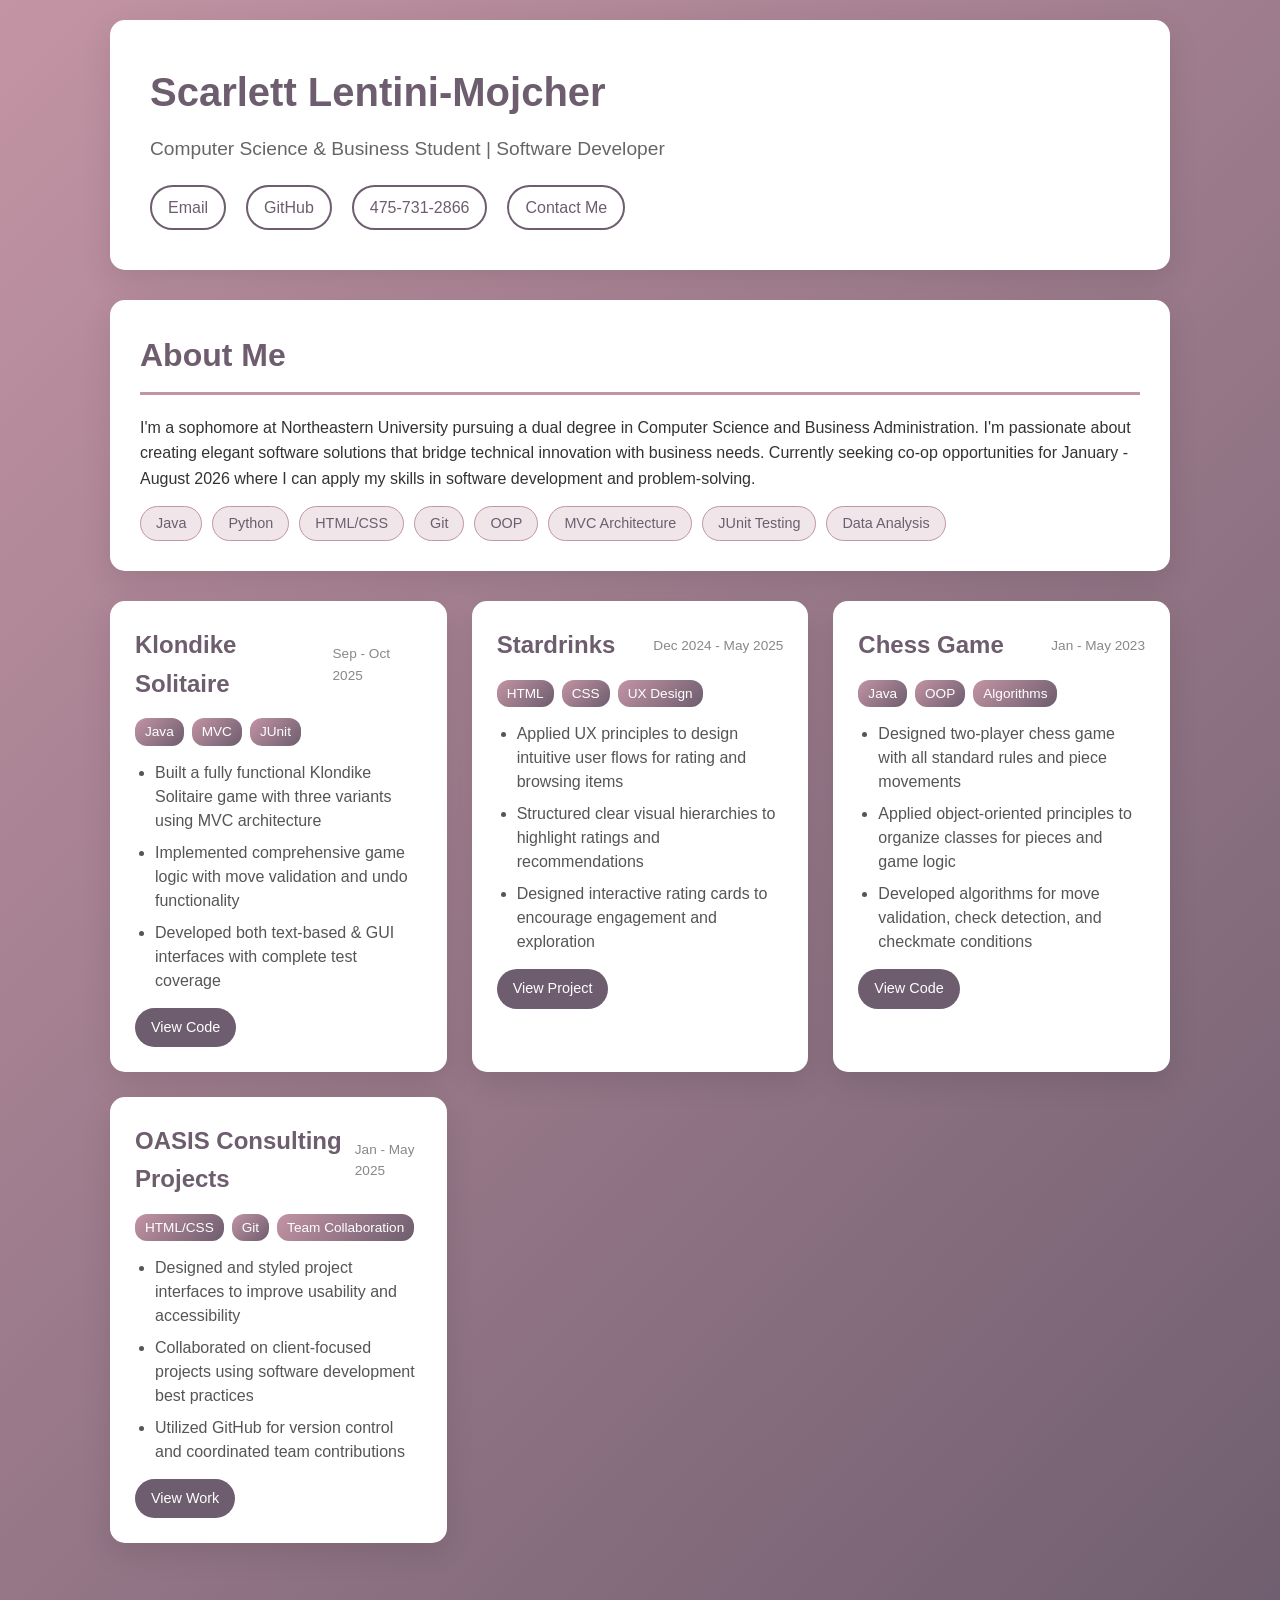
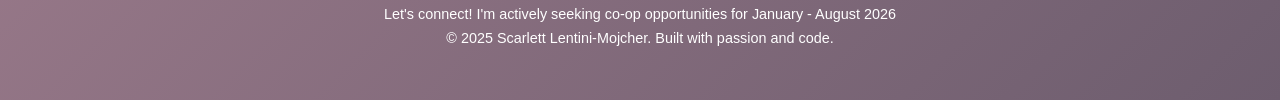
<file: index.htm>
<!DOCTYPE html>
<html lang="en">
<head>
    <meta charset="UTF-8">
    <meta name="viewport" content="width=device-width, initial-scale=1.0">
    <title>Scarlett Lentini-Mojcher | Portfolio</title>
    <style>
        * {
            margin: 0;
            padding: 0;
            box-sizing: border-box;
        }
        
        body {
            font-family: -apple-system, BlinkMacSystemFont, 'Segoe UI', Roboto, Oxygen, Ubuntu, sans-serif;
            line-height: 1.6;
            color: #333;
            background: linear-gradient(135deg, #c394a4 0%, #6d5d6e 100%);
            min-height: 100vh;
        }
        
        .container {
            max-width: 1100px;
            margin: 0 auto;
            padding: 20px;
        }
        
        header {
            background: white;
            border-radius: 15px;
            padding: 40px;
            margin-bottom: 30px;
            box-shadow: 0 10px 30px rgba(0,0,0,0.1);
            animation: fadeIn 0.5s ease-in;
        }
        
        h1 {
            color: #6d5d6e;
            margin-bottom: 10px;
            font-size: 2.5em;
        }
        
        .subtitle {
            color: #666;
            font-size: 1.2em;
            margin-bottom: 20px;
        }
        
        .contact-links {
            display: flex;
            gap: 20px;
            flex-wrap: wrap;
        }
        
        .contact-links a {
            color: #6d5d6e;
            text-decoration: none;
            padding: 8px 16px;
            border: 2px solid #6d5d6e;
            border-radius: 25px;
            transition: all 0.3s;
        }
        
        .contact-links a:hover {
            background: #6d5d6e;
            color: white;
            transform: translateY(-2px);
        }
        
        .about {
            background: white;
            border-radius: 15px;
            padding: 30px;
            margin-bottom: 30px;
            box-shadow: 0 10px 30px rgba(0,0,0,0.1);
            animation: fadeIn 0.7s ease-in;
        }
        
        .section-title {
            color: #6d5d6e;
            margin-bottom: 20px;
            font-size: 2em;
            border-bottom: 3px solid #c394a4;
            padding-bottom: 10px;
        }
        
        .skills {
            display: flex;
            flex-wrap: wrap;
            gap: 10px;
            margin-top: 15px;
        }
        
        .skill-tag {
            background: #f0e6ea;
            color: #6d5d6e;
            padding: 5px 15px;
            border-radius: 20px;
            border: 1px solid #c394a4;
            font-size: 0.9em;
        }
        
        .projects {
            display: grid;
            grid-template-columns: repeat(auto-fit, minmax(300px, 1fr));
            gap: 25px;
            margin-bottom: 30px;
        }
        
        .project-card {
            background: white;
            border-radius: 15px;
            padding: 25px;
            box-shadow: 0 10px 30px rgba(0,0,0,0.1);
            transition: transform 0.3s, box-shadow 0.3s;
            animation: fadeIn 0.9s ease-in;
        }
        
        .project-card:hover {
            transform: translateY(-5px);
            box-shadow: 0 15px 40px rgba(0,0,0,0.15);
        }
        
        .project-header {
            display: flex;
            justify-content: space-between;
            align-items: center;
            margin-bottom: 15px;
        }
        
        .project-title {
            color: #6d5d6e;
            font-size: 1.5em;
            font-weight: bold;
        }
        
        .project-date {
            color: #888;
            font-size: 0.85em;
        }
        
        .tech-stack {
            display: flex;
            gap: 8px;
            margin-bottom: 15px;
            flex-wrap: wrap;
        }
        
        .tech {
            background: linear-gradient(135deg, #c394a4, #6d5d6e);
            color: white;
            padding: 3px 10px;
            border-radius: 12px;
            font-size: 0.85em;
        }
        
        .project-description {
            color: #555;
            line-height: 1.5;
        }
        
        .project-description li {
            margin-bottom: 8px;
            margin-left: 20px;
        }
        
        .project-links {
            margin-top: 15px;
            display: flex;
            gap: 10px;
        }
        
        .project-links a {
            color: white;
            background: #6d5d6e;
            padding: 8px 16px;
            border-radius: 20px;
            text-decoration: none;
            font-size: 0.9em;
            transition: all 0.3s;
        }
        
        .project-links a:hover {
            background: #c394a4;
            transform: scale(1.05);
        }
        
        footer {
            text-align: center;
            color: white;
            padding: 30px;
            font-size: 0.9em;
        }
        
        @keyframes fadeIn {
            from {
                opacity: 0;
                transform: translateY(20px);
            }
            to {
                opacity: 1;
                transform: translateY(0);
            }
        }
        
        @media (max-width: 768px) {
            h1 {
                font-size: 2em;
            }
            .projects {
                grid-template-columns: 1fr;
            }
        }
    </style>
</head>
<body>
    <div class="container">
        <header>
            <h1>Scarlett Lentini-Mojcher</h1>
            <p class="subtitle">Computer Science & Business Student | Software Developer</p>
            <div class="contact-links">
                <a href="mailto:lentinimojcher.s@northeastern.edu">Email</a>
                <a href="https://github.com/lentinimojcher-s" target="_blank">GitHub</a>
                <a href="tel:475-731-2866">475-731-2866</a>
                <a href="#contact">Contact Me</a>
            </div>
        </header>

        <section class="about">
            <h2 class="section-title">About Me</h2>
            <p>I'm a sophomore at Northeastern University pursuing a dual degree in Computer Science and Business Administration. 
            I'm passionate about creating elegant software solutions that bridge technical innovation with business needs. 
            Currently seeking co-op opportunities for January - August 2026 where I can apply my skills in software development and problem-solving.</p>
            
            <div class="skills">
                <span class="skill-tag">Java</span>
                <span class="skill-tag">Python</span>
                <span class="skill-tag">HTML/CSS</span>
                <span class="skill-tag">Git</span>
                <span class="skill-tag">OOP</span>
                <span class="skill-tag">MVC Architecture</span>
                <span class="skill-tag">JUnit Testing</span>
                <span class="skill-tag">Data Analysis</span>
            </div>
        </section>

        <div class="projects">
            <div class="project-card">
                <div class="project-header">
                    <h3 class="project-title">Klondike Solitaire</h3>
                    <span class="project-date">Sep - Oct 2025</span>
                </div>
                <div class="tech-stack">
                    <span class="tech">Java</span>
                    <span class="tech">MVC</span>
                    <span class="tech">JUnit</span>
                </div>
                <ul class="project-description">
                    <li>Built a fully functional Klondike Solitaire game with three variants using MVC architecture</li>
                    <li>Implemented comprehensive game logic with move validation and undo functionality</li>
                    <li>Developed both text-based & GUI interfaces with complete test coverage</li>
                </ul>
                <div class="project-links">
                    <a href="https://github.com/lentinimojcher-s" target="_blank">View Code</a>
                </div>
            </div>

            <div class="project-card">
                <div class="project-header">
                    <h3 class="project-title">Stardrinks</h3>
                    <span class="project-date">Dec 2024 - May 2025</span>
                </div>
                <div class="tech-stack">
                    <span class="tech">HTML</span>
                    <span class="tech">CSS</span>
                    <span class="tech">UX Design</span>
                </div>
                <ul class="project-description">
                    <li>Applied UX principles to design intuitive user flows for rating and browsing items</li>
                    <li>Structured clear visual hierarchies to highlight ratings and recommendations</li>
                    <li>Designed interactive rating cards to encourage engagement and exploration</li>
                </ul>
                <div class="project-links">
                    <a href="https://github.com/lentinimojcher-s" target="_blank">View Project</a>
                </div>
            </div>

            <div class="project-card">
                <div class="project-header">
                    <h3 class="project-title">Chess Game</h3>
                    <span class="project-date">Jan - May 2023</span>
                </div>
                <div class="tech-stack">
                    <span class="tech">Java</span>
                    <span class="tech">OOP</span>
                    <span class="tech">Algorithms</span>
                </div>
                <ul class="project-description">
                    <li>Designed two-player chess game with all standard rules and piece movements</li>
                    <li>Applied object-oriented principles to organize classes for pieces and game logic</li>
                    <li>Developed algorithms for move validation, check detection, and checkmate conditions</li>
                </ul>
                <div class="project-links">
                    <a href="https://github.com/lentinimojcher-s" target="_blank">View Code</a>
                </div>
            </div>

            <div class="project-card">
                <div class="project-header">
                    <h3 class="project-title">OASIS Consulting Projects</h3>
                    <span class="project-date">Jan - May 2025</span>
                </div>
                <div class="tech-stack">
                    <span class="tech">HTML/CSS</span>
                    <span class="tech">Git</span>
                    <span class="tech">Team Collaboration</span>
                </div>
                <ul class="project-description">
                    <li>Designed and styled project interfaces to improve usability and accessibility</li>
                    <li>Collaborated on client-focused projects using software development best practices</li>
                    <li>Utilized GitHub for version control and coordinated team contributions</li>
                </ul>
                <div class="project-links">
                    <a href="https://github.com/lentinimojcher-s" target="_blank">View Work</a>
                </div>
            </div>
        </div>

        <footer id="contact">
            <p>Let's connect! I'm actively seeking co-op opportunities for January - August 2026</p>
            <p>© 2025 Scarlett Lentini-Mojcher. Built with passion and code.</p>
        </footer>
    </div>
</body>
</html>
</file>
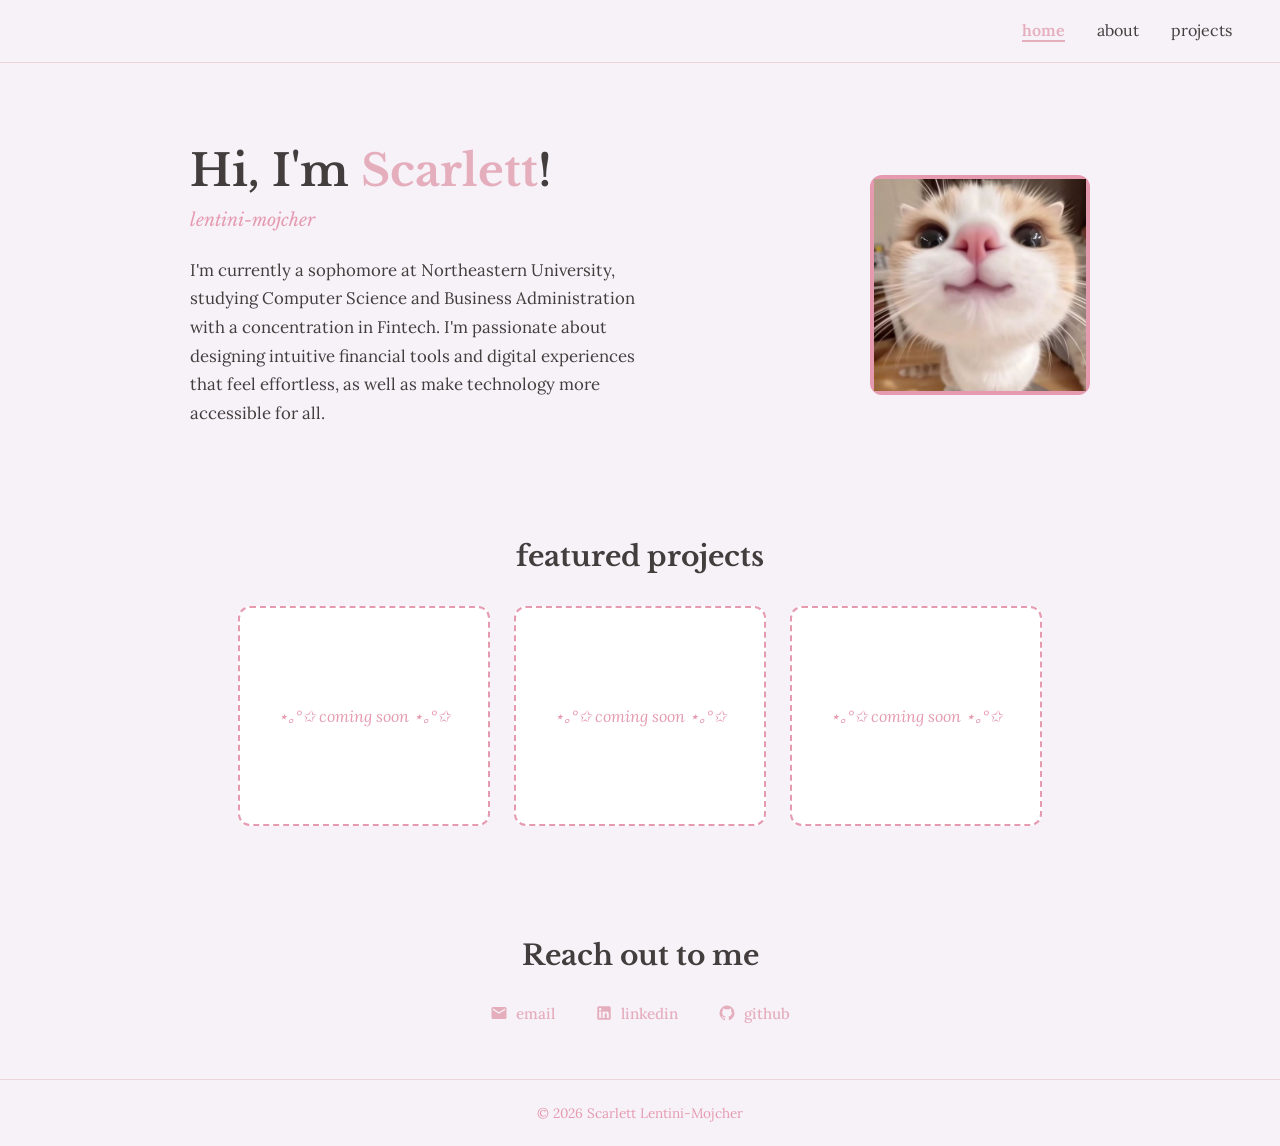
<file: index.html>
<link rel="icon" href="data:image/svg+xml,<svg xmlns='http://www.w3.org/2000/svg' viewBox='0 0 100 100'><text y='.9em' font-size='90'>🌸</text></svg>">
<!DOCTYPE html>
<html lang="en">
<head>
  <meta charset="UTF-8">
  <meta name="viewport" content="width=device-width, initial-scale=1.0">
  <title>Scarlett Lentini-Mojcher</title>
  <link href="https://fonts.googleapis.com/css2?family=Libre+Baskerville:wght@400;700&family=Lora:wght@400;500;600;700&display=swap" rel="stylesheet">
  <link rel="stylesheet" href="styles.css">
</head>
<body>

  <!-- HEADER -->
  <header>
    <nav>
      <a href="index.html" class="active">home</a>
      <a href="about.html">about</a>
      <a href="projects.html">projects</a>
    </nav>
  </header>

  <!-- HERO -->
  <section class="hero">
    <div class="hero-content">
      <div class="hero-text">
        <h1>Hi, I'm <span>Scarlett</span>!</h1>
        <p class="subtitle">lentini-mojcher</p>
        <p>
          I'm currently a sophomore at Northeastern University, studying Computer Science
          and Business Administration with a concentration in Fintech. I'm passionate about
          designing intuitive financial tools and digital experiences that feel effortless,
          as well as make technology more accessible for all.
        </p>
      </div>
      <div class="hero-photo">
        <img src="smirk.jpg" alt="Photo" style="width:100%; height:100%; object-fit:cover;">
      </div>
    </div>
  </section>

  <!-- FEATURED PROJECTS -->
  <section class="tbd-grid">
    <h2 class="tbd-heading">featured projects</h2>
    <div class="tbd-boxes">
      <a href="#" class="tbd-box">
        <p>⋆｡°✩ coming soon ⋆｡°✩</p>
      </a>
      <a href="#" class="tbd-box">
        <p>⋆｡°✩ coming soon ⋆｡°✩</p>
      </a>
      <a href="#" class="tbd-box">
        <p>⋆｡°✩ coming soon ⋆｡°✩</p>
      </a>
    </div>
  </section>

  <!-- REACH OUT -->
  <section class="contact">
    <h2>Reach out to me</h2>
    <div class="contact-links">
      <a href="mailto:lentinimojcher.s@northeastern.edu">
        <svg viewBox="0 0 24 24"><path d="M20 4H4c-1.1 0-2 .9-2 2v12c0 1.1.9 2 2 2h16c1.1 0 2-.9 2-2V6c0-1.1-.9-2-2-2zm0 4l-8 5-8-5V6l8 5 8-5v2z"/></svg>
        email
      </a>
      <a href="https://linkedin.com/in/scarlettlentinimojcher">
        <svg viewBox="0 0 24 24"><path d="M19 3a2 2 0 012 2v14a2 2 0 01-2 2H5a2 2 0 01-2-2V5a2 2 0 012-2h14m-.5 15.5v-5.3a3.26 3.26 0 00-3.26-3.26c-.85 0-1.84.52-2.32 1.3v-1.11h-2.79v8.37h2.79v-4.93c0-.77.62-1.4 1.39-1.4a1.4 1.4 0 011.4 1.4v4.93h2.79M6.88 8.56a1.68 1.68 0 001.68-1.68c0-.93-.75-1.69-1.68-1.69a1.69 1.69 0 00-1.69 1.69c0 .93.76 1.68 1.69 1.68m1.39 9.94v-8.37H5.5v8.37h2.77z"/></svg>
        linkedin
      </a>
      <a href="https://github.com/lentinimojcher-s" target="_blank">
        <svg viewBox="0 0 24 24"><path d="M12 2A10 10 0 002 12c0 4.42 2.87 8.17 6.84 9.5.5.08.66-.23.66-.5v-1.69c-2.77.6-3.36-1.34-3.36-1.34-.46-1.16-1.11-1.47-1.11-1.47-.91-.62.07-.6.07-.6 1 .07 1.53 1.03 1.53 1.03.87 1.52 2.34 1.07 2.91.83.09-.65.35-1.09.63-1.34-2.22-.25-4.55-1.11-4.55-4.92 0-1.11.38-2 1.03-2.71-.1-.25-.45-1.29.1-2.64 0 0 .84-.27 2.75 1.02.79-.22 1.65-.33 2.5-.33.85 0 1.71.11 2.5.33 1.91-1.29 2.75-1.02 2.75-1.02.55 1.35.2 2.39.1 2.64.65.71 1.03 1.6 1.03 2.71 0 3.82-2.34 4.66-4.57 4.91.36.31.69.92.69 1.85V21c0 .27.16.59.67.5C19.14 20.16 22 16.42 22 12A10 10 0 0012 2z"/></svg>
        github
      </a>
    </div>
  </section>

  <!-- FOOTER -->
  <footer>
    <p>&copy; 2026 Scarlett Lentini-Mojcher</p>
  </footer>

</body>
</html>
</file>
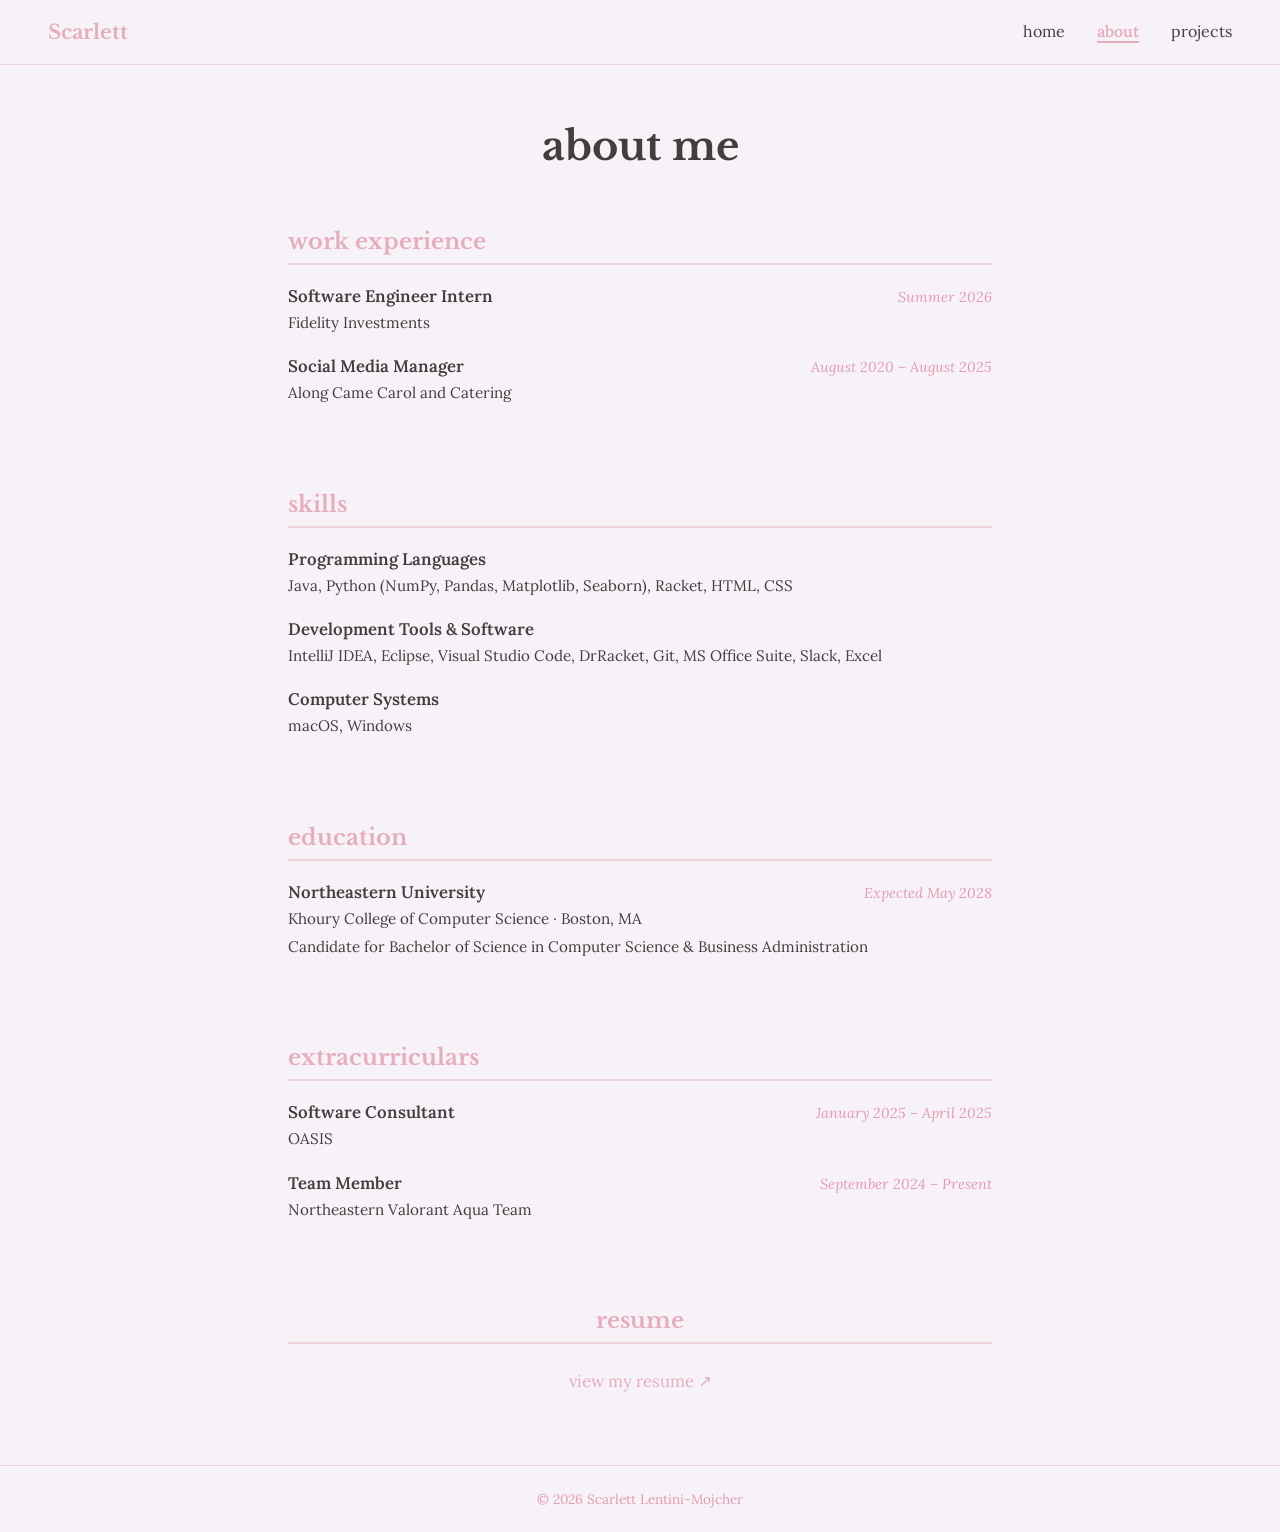
<file: about.html>
<!DOCTYPE html>
<html lang="en">
<head>
  <meta charset="UTF-8">
  <meta name="viewport" content="width=device-width, initial-scale=1.0">
  <title>About - Scarlett Lentini-Mojcher</title>
  <link href="https://fonts.googleapis.com/css2?family=Libre+Baskerville:wght@400;700&family=Lora:wght@400;500;600;700&display=swap" rel="stylesheet">
  <link rel="stylesheet" href="styles.css">
</head>
<body>

  <!-- HEADER -->
  <header class="header-with-name">
    <a href="index.html" class="header-name">Scarlett</a>
    <nav>
      <a href="index.html">home</a>
      <a href="about.html" class="active">about</a>
      <a href="projects.html">projects</a>
    </nav>
  </header>

  <!-- PAGE TITLE -->
  <section class="page-header">
    <h1>about me</h1>
  </section>

  <!-- WORK EXPERIENCE -->
  <section class="about-section">
    <h2>work experience</h2>

    <div class="about-item">
      <div class="about-item-header">
        <h3>Software Engineer Intern</h3>
        <span class="about-date">Summer 2026</span>
      </div>
      <p class="about-org">Fidelity Investments</p>
    </div>

    <div class="about-item">
      <div class="about-item-header">
        <h3>Social Media Manager</h3>
        <span class="about-date">August 2020 – August 2025</span>
      </div>
      <p class="about-org">Along Came Carol and Catering</p>
    </div>
  </section>

  <!-- SKILLS -->
  <section class="about-section">
    <h2>skills</h2>

    <div class="about-item">
      <h3>Programming Languages</h3>
      <p>Java, Python (NumPy, Pandas, Matplotlib, Seaborn), Racket, HTML, CSS</p>
    </div>

    <div class="about-item">
      <h3>Development Tools & Software</h3>
      <p>IntelliJ IDEA, Eclipse, Visual Studio Code, DrRacket, Git, MS Office Suite, Slack, Excel</p>
    </div>

    <div class="about-item">
      <h3>Computer Systems</h3>
      <p>macOS, Windows</p>
    </div>
  </section>

  <!-- EDUCATION -->
  <section class="about-section">
    <h2>education</h2>

    <div class="about-item">
      <div class="about-item-header">
        <h3>Northeastern University</h3>
        <span class="about-date">Expected May 2028</span>
      </div>
      <p class="about-org">Khoury College of Computer Science · Boston, MA</p>
      <p>Candidate for Bachelor of Science in Computer Science & Business Administration</p>
    </div>
  </section>

  <!-- EXTRACURRICULARS -->
  <section class="about-section">
    <h2>extracurriculars</h2>

    <div class="about-item">
      <div class="about-item-header">
        <h3>Software Consultant</h3>
        <span class="about-date">January 2025 – April 2025</span>
      </div>
      <p class="about-org">OASIS</p>
    </div>

    <div class="about-item">
      <div class="about-item-header">
        <h3>Team Member</h3>
        <span class="about-date">September 2024 – Present</span>
      </div>
      <p class="about-org">Northeastern Valorant Aqua Team</p>
    </div>
  </section>

  <!-- RESUME -->
  <section class="about-section resume-section">
    <h2>resume</h2>
    <a href="#" class="resume-link">view my resume ↗</a>
  </section>

  <!-- FOOTER -->
  <footer>
    <p>&copy; 2026 Scarlett Lentini-Mojcher</p>
  </footer>

</body>
</html>
</file>
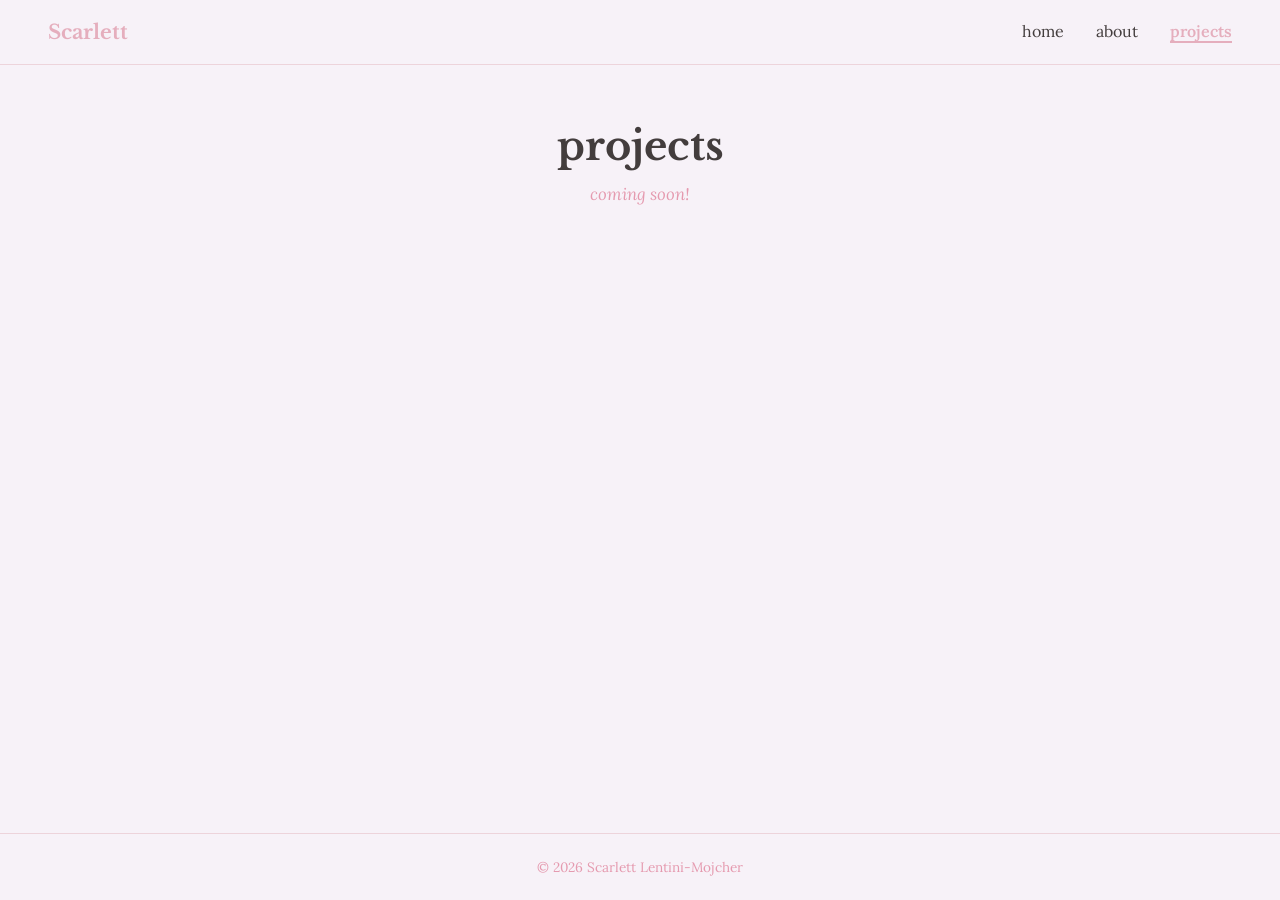
<file: projects.html>
<link rel="icon" href="data:image/svg+xml,<svg xmlns='http://www.w3.org/2000/svg' viewBox='0 0 100 100'><text y='.9em' font-size='90'>🌸</text></svg>">
<!DOCTYPE html>
<html lang="en">
<head>
  <meta charset="UTF-8">
  <meta name="viewport" content="width=device-width, initial-scale=1.0">
  <title>Projects - Scarlett Lentini-Mojcher</title>
  <link href="https://fonts.googleapis.com/css2?family=Libre+Baskerville:wght@400;700&family=Lora:wght@400;500;600;700&display=swap" rel="stylesheet">
  <link rel="stylesheet" href="styles.css">
</head>
<body>

  <!-- HEADER -->
  <header class="header-with-name">
    <a href="index.html" class="header-name">Scarlett</a>
    <nav>
      <a href="index.html">home</a>
      <a href="about.html">about</a>
      <a href="projects.html" class="active">projects</a>
    </nav>
  </header>

  <!-- PAGE TITLE -->
  <section class="page-header">
    <h1>projects</h1>
    <p class="page-subtitle">coming soon!</p>
  </section>

  <!-- FOOTER -->
  <footer>
    <p>&copy; 2026 Scarlett Lentini-Mojcher</p>
  </footer>

</body>
</html>
</file>
<file: styles.css>
* {
  margin: 0;
  padding: 0;
  box-sizing: border-box;
}

:root {
  --text: #433d3d;
  --bg: #f7f2f8;
  --primary: #e5aebd;
  --secondary: #e59aaf;
  --accent: #edd4db;
}

body {
  font-family: 'Lora', serif;
  color: var(--text);
  background-color: var(--bg);
  min-height: 100vh;
  display: flex;
  flex-direction: column;
}

/* ---- HEADER / NAV ---- */
header {
  display: flex;
  justify-content: flex-end;
  align-items: center;
  padding: 1.25rem 3rem;
  background-color: var(--bg);
  border-bottom: 1px solid var(--accent);
  position: sticky;
  top: 0;
  z-index: 100;
}

nav {
  display: flex;
  gap: 2rem;
}

nav a {
  font-family: 'Lora', serif;
  font-size: 1rem;
  color: var(--text);
  text-decoration: none;
  position: relative;
  padding-bottom: 2px;
  transition: color 0.3s ease;
}

nav a::after {
  content: '';
  position: absolute;
  bottom: 0;
  left: 0;
  width: 0;
  height: 2px;
  background-color: var(--primary);
  transition: width 0.3s ease;
}

nav a:hover {
  color: var(--primary);
}

nav a:hover::after {
  width: 100%;
}

nav a.active {
  color: var(--primary);
  font-weight: 600;
}

nav a.active::after {
  width: 100%;
}

.header-name {
  font-family: 'Libre Baskerville', serif;
  font-size: 1.25rem;
  font-weight: 700;
  color: var(--primary);
  text-decoration: none;
}

/* ---- HERO SECTION ---- */
.hero {
  flex: 0;
  display: flex;
  flex-direction: column;
  align-items: center;
  justify-content: center;
  padding: 5rem 3rem 4rem;
  text-align: center;
}

.hero-content {
  display: flex;
  align-items: center;
  gap: 3.5rem;
  max-width: 900px;
  width: 100%;
}

.hero-text {
  flex: 1;
  text-align: left;
}

.hero-text h1 {
  font-family: 'Libre Baskerville', serif;
  font-size: 2.75rem;
  font-weight: 700;
  color: var(--text);
  margin-bottom: 0.5rem;
}

.hero-text h1 span {
  color: var(--primary);
}

.hero-text .subtitle {
  font-family: 'Libre Baskerville', serif;
  font-size: 1.1rem;
  color: var(--secondary);
  margin-bottom: 1.25rem;
  font-style: italic;
}

.hero-text p {
  font-size: 1.05rem;
  line-height: 1.7;
  color: var(--text);
  max-width: 480px;
}

.hero-photo {
  width: 220px;
  height: 220px;
  border-radius: 12px;
  background-color: var(--accent);
  border: 4px solid var(--secondary);
  display: flex;
  align-items: center;
  justify-content: center;
  flex-shrink: 0;
  font-family: 'Lora', serif;
  color: var(--primary);
  font-size: 0.9rem;
}

/* ---- FEATURED PROJECTS ---- */
.tbd-grid {
  max-width: 900px;
  width: 100%;
  margin: 0 auto;
  padding: 3rem 3rem 4rem;
}

.tbd-heading {
  font-family: 'Libre Baskerville', serif;
  font-size: 1.75rem;
  color: var(--text);
  margin-bottom: 2rem;
  text-align: center;
}

.tbd-boxes {
  display: grid;
  grid-template-columns: repeat(3, 1fr);
  gap: 1.5rem;
}

.tbd-box {
  padding: 4rem 1.5rem;
  min-height: 220px;
  background-color: white;
  border-radius: 12px;
  border: 2px dashed var(--secondary);
  text-align: center;
  text-decoration: none;
  transition: all 0.3s ease;
  cursor: pointer;
  display: flex;
  align-items: center;
  justify-content: center;
}

.tbd-box:hover {
  border-color: var(--primary);
  background-color: var(--accent);
  transform: translateY(-4px);
}

.tbd-box p {
  font-size: 1rem;
  color: var(--secondary);
  font-style: italic;
}

.tbd-box:hover p {
  color: var(--primary);
}

/* ---- REACH OUT / CONTACT ---- */
.contact {
  text-align: center;
  padding: 3rem 2rem;
  max-width: 900px;
  width: 100%;
  margin: 0 auto;
}

.contact h2 {
  font-family: 'Libre Baskerville', serif;
  font-size: 1.75rem;
  color: var(--text);
  margin-bottom: 1.5rem;
}

.contact-links {
  display: flex;
  justify-content: center;
  gap: 2rem;
  flex-wrap: wrap;
}

.contact-links a {
  display: inline-flex;
  align-items: center;
  gap: 0.5rem;
  padding: 0.4rem 0.25rem;
  color: var(--primary);
  text-decoration: none;
  font-family: 'Lora', serif;
  font-size: 0.95rem;
  font-weight: 500;
  transition: all 0.3s ease;
  border-bottom: 2px solid transparent;
}

.contact-links a:hover {
  border-bottom: 2px solid var(--primary);
}

.contact-links a svg {
  width: 18px;
  height: 18px;
  fill: currentColor;
}

/* ---- FOOTER ---- */
footer {
  text-align: center;
  padding: 1.5rem;
  border-top: 1px solid var(--accent);
  font-size: 0.85rem;
  color: var(--secondary);
  margin-top: auto;
}

/* ---- PAGE HEADER ---- */
.page-header {
  text-align: center;
  padding: 3.5rem 2rem 1.5rem;
}

.page-header h1 {
  font-family: 'Libre Baskerville', serif;
  font-size: 2.5rem;
  color: var(--text);
}

.page-subtitle {
  font-family: 'Lora', serif;
  font-size: 1.05rem;
  color: var(--secondary);
  font-style: italic;
  margin-top: 0.75rem;
}

/* ---- ABOUT SECTIONS ---- */
.about-section {
  max-width: 800px;
  width: 100%;
  margin: 0 auto;
  padding: 2rem 3rem;
}

.about-section h2 {
  font-family: 'Libre Baskerville', serif;
  font-size: 1.4rem;
  color: var(--primary);
  margin-bottom: 1.25rem;
  padding-bottom: 0.5rem;
  border-bottom: 2px solid var(--accent);
}

.about-item {
  margin-bottom: 1.25rem;
}

.about-item-header {
  display: flex;
  justify-content: space-between;
  align-items: baseline;
  flex-wrap: wrap;
  gap: 0.5rem;
}

.about-item h3 {
  font-family: 'Lora', serif;
  font-size: 1.05rem;
  font-weight: 600;
  color: var(--text);
}

.about-date {
  font-size: 0.9rem;
  color: var(--secondary);
  font-style: italic;
  white-space: nowrap;
}

.about-org {
  font-size: 0.95rem;
  color: var(--secondary);
  margin-top: 0.15rem;
}

.about-item p {
  font-size: 0.95rem;
  line-height: 1.6;
  color: var(--text);
  margin-top: 0.25rem;
}

/* ---- RESUME LINK ---- */
.resume-section {
  text-align: center;
  padding-bottom: 4rem;
}

.resume-link {
  display: inline-block;
  font-family: 'Lora', serif;
  font-size: 1.05rem;
  color: var(--primary);
  text-decoration: none;
  padding: 0.4rem 0.25rem;
  border-bottom: 2px solid transparent;
  transition: all 0.3s ease;
}

.resume-link:hover {
  border-bottom: 2px solid var(--primary);
}

/* ---- HEADER WITH NAME (about/projects pages) ---- */
.header-with-name {
  justify-content: space-between;
}

/* ---- RESPONSIVE ---- */
@media (max-width: 700px) {
  header {
    padding: 1rem 1.5rem;
    flex-wrap: wrap;
    gap: 0.75rem;
  }

  nav {
    gap: 1.25rem;
  }

  .hero {
    padding: 2.5rem 1.5rem 1.5rem;
  }

  .hero-content {
    flex-direction: column-reverse;
    text-align: center;
    gap: 2rem;
  }

  .hero-text {
    text-align: center;
  }

  .hero-text h1 {
    font-size: 2rem;
  }

  .hero-photo {
    width: 160px;
    height: 160px;
  }

  .tbd-grid {
    padding: 2rem 1.5rem 3rem;
  }

  .tbd-boxes {
    grid-template-columns: 1fr;
  }
}
</file>
